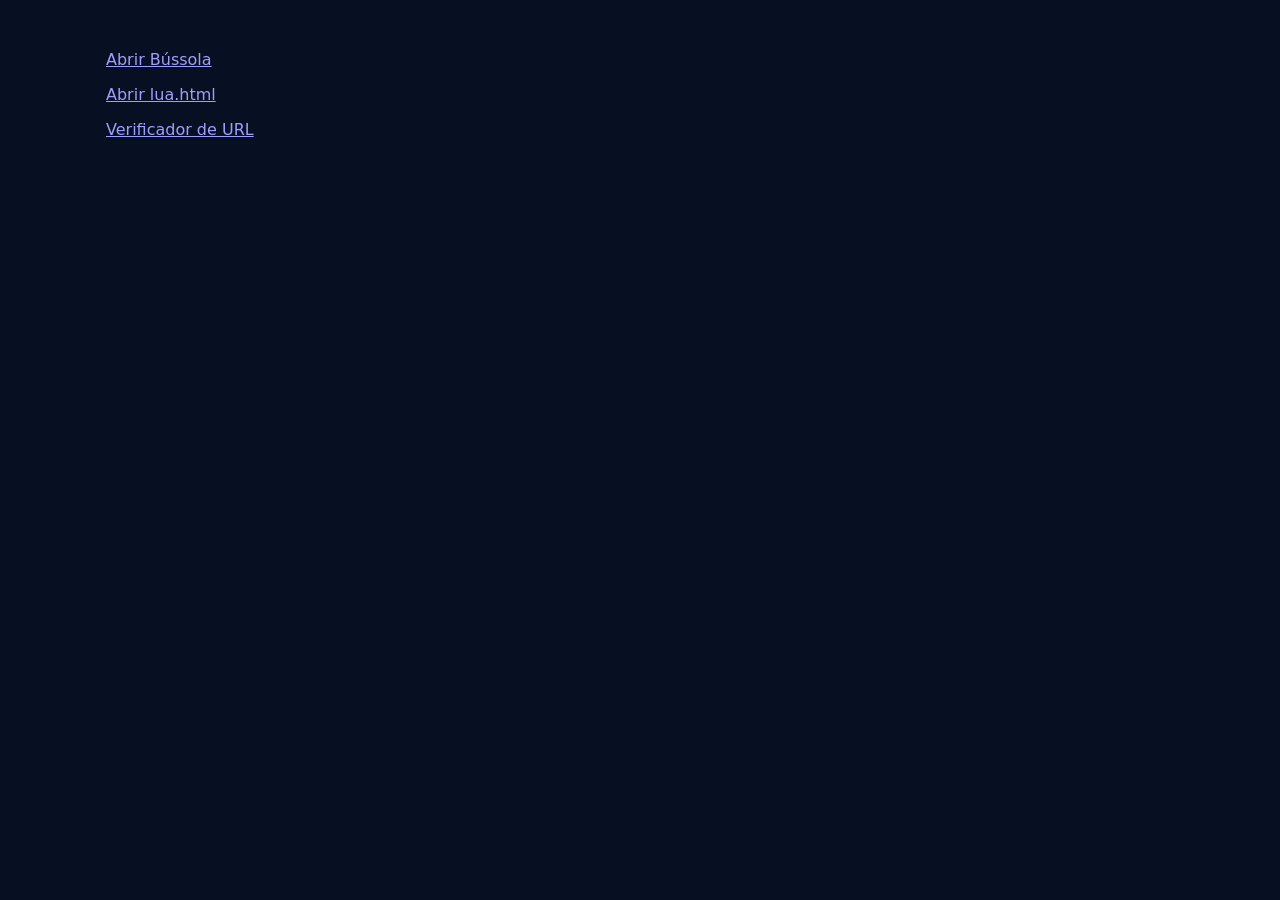
<file: index.html>
<!doctype html>
<html lang="pt-BR">
<head>
  <meta charset="utf-8" />
  <meta name="viewport" content="width=device-width, initial-scale=1" />
  <title>Sinal</title>
  <link rel="stylesheet" href="styles.css" />
</head>
<body>
  <header class="site-header">
  <div class="container">
    <p>
      <a href="bussola.html"> Abrir Bússola </a> </p>
    <p>
      <a href="lua.html"> Abrir lua.html </a> </p>
      <p>
      <a href="app.py"> Verificador de URL </a> </p>
    </div>
  </header>
</body>
</html>
</file>
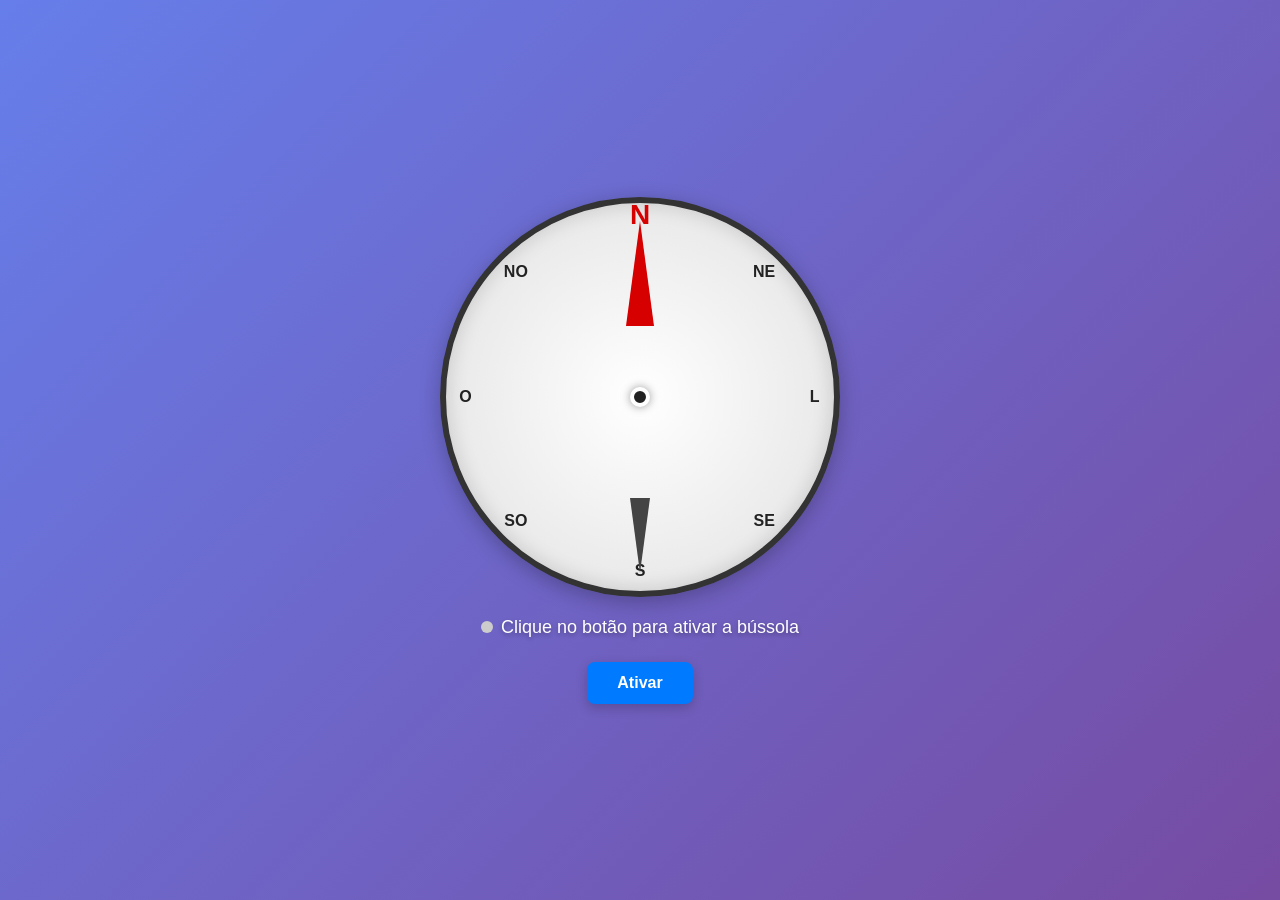
<file: bussola.html>
<!DOCTYPE html>
<html lang="pt-BR">
<head>
  <meta charset="UTF-8">
  <meta name="viewport" content="width=device-width, initial-scale=1.0, viewport-fit=cover">
  <title>Bússola no Navegador</title>
  <style>
    * {
      margin: 0;
      padding: 0;
      box-sizing: border-box;
    }

    html, body {
      width: 100%;
      height: 100%;
      overflow: hidden;
    }

    body {
      display: flex;
      flex-direction: column;
      align-items: center;
      justify-content: center;
      font-family: Arial, sans-serif;
      background: linear-gradient(135deg, #667eea 0%, #764ba2 100%);
      gap: 20px;
      padding: 20px;
    }

    #compass-container {
      display: flex;
      align-items: center;
      justify-content: center;
      flex: 1;
      width: min(90vw, 90vh);
      height: min(90vw, 90vh);
      max-width: 400px;
      max-height: 400px;
    }

#compass {
  width: 100%;
  height: 100%;
  border: 6px solid #333;
  border-radius: 50%;
  position: relative;
  background: radial-gradient(circle, #ffffff 0%, #e0e0e0 100%);
  box-shadow:
    inset 0 0 20px rgba(0,0,0,0.15),
    0 5px 20px rgba(0,0,0,0.25);
  display: flex;
  align-items: center;
  justify-content: center;
}

.rose {
  position: absolute;
  width: 100%;
  height: 100%;
  transition: transform 0.1s ease-out;
}

.dir {
  position: absolute;
  font-weight: bold;
  color: #222;
  transform: translate(-50%, -50%);
}

.north {
  top: 12px;
  left: 50%;
  color: #d60000;
  font-size: 28px;
}

.ne {
  top: 18%;
  left: 82%;
}

.east {
  top: 50%;
  left: 95%;
}

.se {
  top: 82%;
  left: 82%;
}

.south {
  top: 95%;
  left: 50%;
}

.sw {
  top: 82%;
  left: 18%;
}

.west {
  top: 50%;
  left: 5%;
}

.nw {
  top: 18%;
  left: 18%;
}

/* Grupo do ponteiro */
#needle {
  position: absolute;
  width: 100%;
  height: 100%;
}

/* Triângulo vermelho apontando para o norte */
.needle-north {
  position: absolute;
  left: 50%;
  top: 18px;
  transform: translateX(-50%);
  width: 0;
  height: 0;
  border-left: 14px solid transparent;
  border-right: 14px solid transparent;
  border-bottom: 105px solid #d60000;
}

/* Triângulo traseiro */
.needle-south {
  position: absolute;
  left: 50%;
  bottom: 18px;
  transform: translateX(-50%);
  width: 0;
  height: 0;
  border-left: 10px solid transparent;
  border-right: 10px solid transparent;
  border-top: 75px solid #444;
}

/* Centro */
.center-dot {
  position: absolute;
  width: 20px;
  height: 20px;
  background: #222;
  border: 4px solid white;
  border-radius: 50%;
  top: 50%;
  left: 50%;
  transform: translate(-50%, -50%);
  box-shadow: 0 0 10px rgba(0,0,0,0.4);
}

    #controls {
      display: flex;
      flex-direction: column;
      align-items: center;
      gap: 15px;
      flex-shrink: 0;
    }

    #info {
      font-size: 18px;
      color: white;
      min-height: 30px;
      text-align: center;
      text-shadow: 0 2px 4px rgba(0,0,0,0.3);
    }

    button {
      padding: 12px 30px;
      font-size: 16px;
      cursor: pointer;
      border: none;
      background-color: #007bff;
      color: white;
      border-radius: 8px;
      transition: background-color 0.3s, transform 0.1s;
      font-weight: bold;
      box-shadow: 0 4px 12px rgba(0,0,0,0.2);
    }

    button:hover {
      background-color: #0056b3;
      transform: translateY(-2px);
    }

    button:active {
      transform: translateY(0);
    }

    button:disabled {
      background-color: #cccccc;
      cursor: not-allowed;
      transform: none;
    }

    button.active {
      background-color: #d60000;
    }

    button.active:hover {
      background-color: #a00000;
    }

    .status-indicator {
      display: inline-block;
      width: 12px;
      height: 12px;
      border-radius: 50%;
      margin-right: 8px;
      background-color: #ccc;
    }

    .status-indicator.active {
      background-color: #28a745;
      animation: pulse 1.5s infinite;
    }

    @keyframes pulse {
      0%, 100% {
        box-shadow: 0 0 0 0 rgba(40, 167, 69, 0.7);
      }
      50% {
        box-shadow: 0 0 0 8px rgba(40, 167, 69, 0);
      }
    }

    /* Responsividade */
    @media (max-height: 600px) {
      body {
        gap: 10px;
        padding: 10px;
      }

      #compass-container {
        max-width: 300px;
        max-height: 300px;
      }

      button {
        padding: 10px 20px;
        font-size: 14px;
      }

      #info {
        font-size: 14px;
      }
    }
  </style>
</head>
<body>

  <div id="compass-container">
    <div id="compass">
      <div class="rose">
        <span class="dir north">N</span>
        <span class="dir ne">NE</span>
        <span class="dir east">L</span>
        <span class="dir se">SE</span>
        <span class="dir south">S</span>
        <span class="dir sw">SO</span>
        <span class="dir west">O</span>
        <span class="dir nw">NO</span>
      </div>

      <div id="needle">
        <div class="needle-north"></div>
        <div class="needle-south"></div>
        <div class="center-dot"></div>
      </div>
    </div>
  </div>

  <div id="controls">
    <p id="info"><span class="status-indicator"></span>Clique no botão para ativar a bússola</p>
    <button id="enable">Ativar</button>
  </div>

  <script>
    const rose = document.querySelector('.rose');
    const info = document.getElementById('info');
    const statusIndicator = document.querySelector('.status-indicator');
    const enableBtn = document.getElementById('enable');
    let currentHeading = 0;
    let isActive = false;
    let compassListener = null;
    
    // Variáveis para suavização
    const headingBuffer = [];
    const BUFFER_SIZE = 5; // Quantidade de valores para média móvel
    const JUMP_THRESHOLD = 45; // Limiar para detectar saltos (em graus)

    enableBtn.addEventListener('click', () => {
      if (isActive) {
        stopCompass();
      } else {
        // Verifica suporte a DeviceOrientation
        if (typeof DeviceOrientationEvent !== 'undefined' && typeof DeviceOrientationEvent.requestPermission === 'function') {
          DeviceOrientationEvent.requestPermission()
            .then(response => {
              if (response === 'granted') {
                startCompass();
              } else {
                info.innerHTML = '<span class="status-indicator"></span>Permissão negada.';
              }
            }).catch(error => {
              console.error('Erro ao solicitar permissão:', error);
              info.innerHTML = '<span class="status-indicator"></span>Erro ao solicitar permissão.';
            });
        } else if (typeof DeviceOrientationEvent !== 'undefined') {
          // Fallback para dispositivos que não requerem permissão
          startCompass();
        } else {
          info.innerHTML = '<span class="status-indicator"></span>Sensor de orientação não suportado neste dispositivo.';
          enableBtn.disabled = true;
        }
      }
    });

    /**
     * Normaliza ângulo para 0-360
     */
    function normalizeAngle(angle) {
      return ((angle % 360) + 360) % 360;
    }

    /**
     * Calcula a diferença angular mais curta entre dois ângulos
     * Lida corretamente com o wrap-around em 0/360
     */
    function angleDifference(angle1, angle2) {
      let diff = angle2 - angle1;
      
      if (diff > 180) {
        diff -= 360;
      } else if (diff < -180) {
        diff += 360;
      }
      
      return diff;
    }

    /**
     * Suaviza o valor do heading usando média móvel com detecção de saltos
     */
    function smoothHeading(newHeading) {
      // Se o buffer está vazio, inicializa com o novo valor
      if (headingBuffer.length === 0) {
        headingBuffer.push(newHeading);
        return newHeading;
      }

      const lastHeading = headingBuffer[headingBuffer.length - 1];
      const diff = angleDifference(lastHeading, newHeading);

      // Se o salto é muito grande, pode ser um wrap-around ou interferência
      // Neste caso, ajusta o novo valor para evitar saltos abruptos
      let adjustedHeading = newHeading;
      
      if (Math.abs(diff) > JUMP_THRESHOLD) {
        // Se é um salto suspeito, tenta corrigir usando wrap-around
        if (diff > 180) {
          adjustedHeading = lastHeading + diff - 360;
        } else if (diff < -180) {
          adjustedHeading = lastHeading + diff + 360;
        } else {
          // Salto muito grande que não é wrap-around, ignora este valor
          console.warn(`Salto detectado: ${lastHeading}° → ${newHeading}° (diferença: ${diff}°)`);
          return lastHeading;
        }
      }

      // Adiciona ao buffer
      headingBuffer.push(adjustedHeading);
      
      // Mantém o buffer no tamanho máximo
      if (headingBuffer.length > BUFFER_SIZE) {
        headingBuffer.shift();
      }

      // Calcula a média
      const average = headingBuffer.reduce((sum, val) => sum + val, 0) / headingBuffer.length;
      
      return normalizeAngle(average);
    }

    function startCompass() {
      isActive = true;
      headingBuffer.length = 0; // Limpa o buffer
      enableBtn.textContent = 'Desativar';
      enableBtn.classList.add('active');
      statusIndicator.classList.add('active');
      info.innerHTML = '<span class="status-indicator active"></span>Bússola ativa - Direção: 0°';
      
      // Define a função de listener para poder remover depois
      compassListener = (e) => {
        let alpha = e.alpha; // Rotação em torno do eixo Z (0-360°)
        
        if (alpha !== null && alpha !== undefined) {
          // Suaviza o heading para evitar saltos abruptos
          const smoothedHeading = smoothHeading(alpha);
          currentHeading = smoothedHeading;
          
          // O ponteiro fica fixo apontando para o norte
          // A rosa dos ventos rotaciona para que o "N" sempre aponte para o norte geográfico
          rose.style.transform = `rotate(${-smoothedHeading}deg)`;
          info.innerHTML = `<span class="status-indicator active"></span>Bússola ativa - Direção: ${Math.round(smoothedHeading)}°`;
        } else {
          info.innerHTML = '<span class="status-indicator"></span>Sensor indisponível neste aparelho.';
        }
      };
      
      window.addEventListener('deviceorientation', compassListener, true);
    }

    function stopCompass() {
      isActive = false;
      headingBuffer.length = 0; // Limpa o buffer
      enableBtn.textContent = 'Ativar';
      enableBtn.classList.remove('active');
      statusIndicator.classList.remove('active');
      
      // Remove o event listener
      if (compassListener) {
        window.removeEventListener('deviceorientation', compassListener, true);
        compassListener = null;
      }
      
      // Reseta a rosa dos ventos
      rose.style.transform = 'rotate(0deg)';
      info.innerHTML = '<span class="status-indicator"></span>Bússola desativada - Clique para ativar';
    }
  </script>
</body>
</html>
</file>
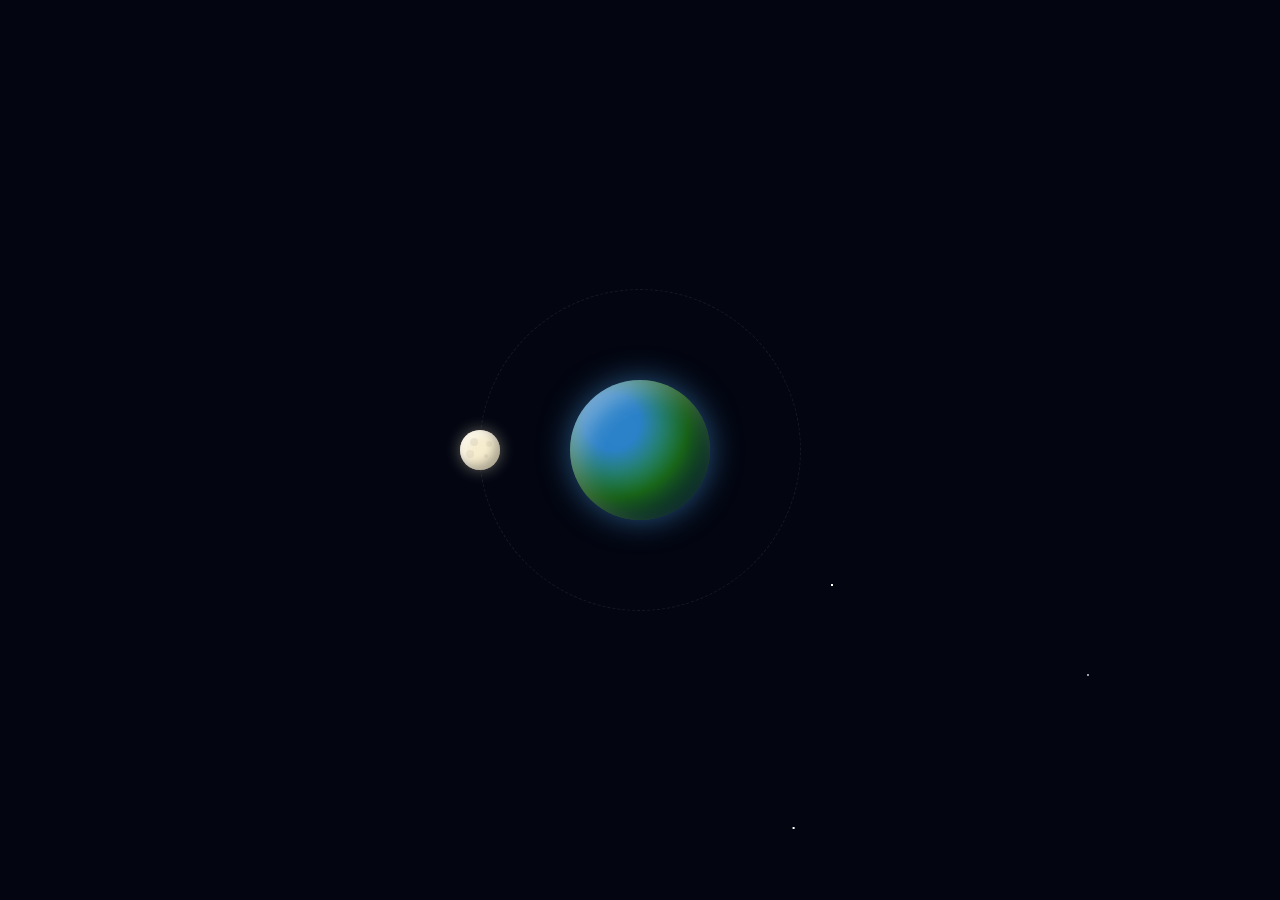
<file: lua.html>
<!DOCTYPE html>
<html lang="pt-BR">
<head>
  <meta charset="UTF-8">
  <meta name="viewport" content="width=device-width, initial-scale=1.0">
  <title>Terra e Lua em Órbita - CSS</title>
  <style>
    /* Cenário espacial */
    body {
      margin: 0;
      padding: 0;
      height: 100vh;
      display: flex;
      justify-content: center;
      align-items: center;
      background-color: #030611;
      overflow: hidden;
    }

    /* Fundo de estrelas */
    body::before {
      content: '';
      position: absolute;
      width: 2px;
      height: 2px;
      background: transparent;
      box-shadow: 
        15vw 15vh #fff, 35vw 25vh rgba(255,255,255,0.6), 85vw 12vh #fff,
        8vw 75vh rgba(255,255,255,0.4), 22vw 88vh #fff, 70vw 82vh rgba(255,255,255,0.7),
        92vw 55vh #fff, 52vw 45vh rgba(255,255,255,0.5), 62vw 22vh #fff,
        12vw 42vh #fff, 42vw 72vh rgba(255,255,255,0.8), 82vw 88vh #fff;
      animation: piscar 1s infinite ease-in-out alternate;
    }

    /* O Planeta Terra */
    .terra {
      width: 140px;
      height: 140px;
      border-radius: 50%;
      position: relative;
      
      /* Gradiente para simular oceanos e continentes simplificados */
      background: radial-gradient(circle at 30% 30%, #2b82c9 20%, #228b22 55%, #1a5380 90%);
      
      /* Sombra interna para atmosfera/3D e brilho azul sutil ao redor */
      box-shadow: 
        inset -20px -20px 40px rgba(0, 0, 0, 0.6),
        inset 10px 10px 25px rgba(255, 255, 255, 0.4),
        0 0 30px rgba(71, 162, 236, 0.5);
    }

    /* Linha e motor da órbita da Lua */
    .orbita-lua {
      position: absolute;
      width: 320px;
      height: 320px;
      border: 1px dashed rgba(255, 255, 255, 0.08); /* Linha sutil da órbita */
      border-radius: 50%;
      top: 50%;
      left: 50%;
      /* Centraliza o anel da órbita exatamente no meio da Terra */
      transform: translate(-50%, -50%); 
      
      /* Controla a rotação da lua */
      animation: rodar 16s infinite linear; 
    }

    /* Elemento da Lua */
    .lua {
      width: 40px;
      height: 40px;
      background-color: #f6ecce;
      border-radius: 50%;
      position: absolute;
      
      /* Posiciona a lua na linha do anel orbital */
      top: 50%;
      left: -20px; 
      transform: translateY(-50%);
      
      /* Sombras e textura 3D da lua */
      box-shadow: 
        inset -5px -5px 10px rgba(0, 0, 0, 0.3), 
        inset 5px 5px 10px rgba(255, 255, 255, 0.6),
        0 0 15px rgba(246, 236, 206, 0.4);
    }

    /* Crateras simplificadas da lua */
    .lua::before {
      content: '';
      position: absolute;
      top: 8px;
      left: 10px;
      width: 8px;
      height: 8px;
      background-color: rgba(0, 0, 0, 0.06);
      border-radius: 50%;
      box-shadow: 
        12px 14px 0 -2px rgba(0, 0, 0, 0.06),
        -4px 12px 0 0px rgba(0, 0, 0, 0.05),
        15px 2px 0 -1px rgba(0, 0, 0, 0.05);
    }

    /* Animação de rotação */
    @keyframes rodar {
      from {
        transform: translate(-50%, -50%) rotate(0deg);
      }
      to {
        transform: translate(-50%, -50%) rotate(360deg);
      }
    }

    /* Animação das estrelas */
    @keyframes piscar {
      0%, 100% { opacity: 0.4; }
      50% { opacity: 1; }
    }
  </style>
</head>
<body>

  <!-- Centro do sistema -->
  <div class="terra">
    <!-- O anel orbital fica dentro/junto para manter o alinhamento centralizado -->
    <div class="orbita-lua">
      <div class="lua"></div>
    </div>
  </div>

</body>
</html>
</file>
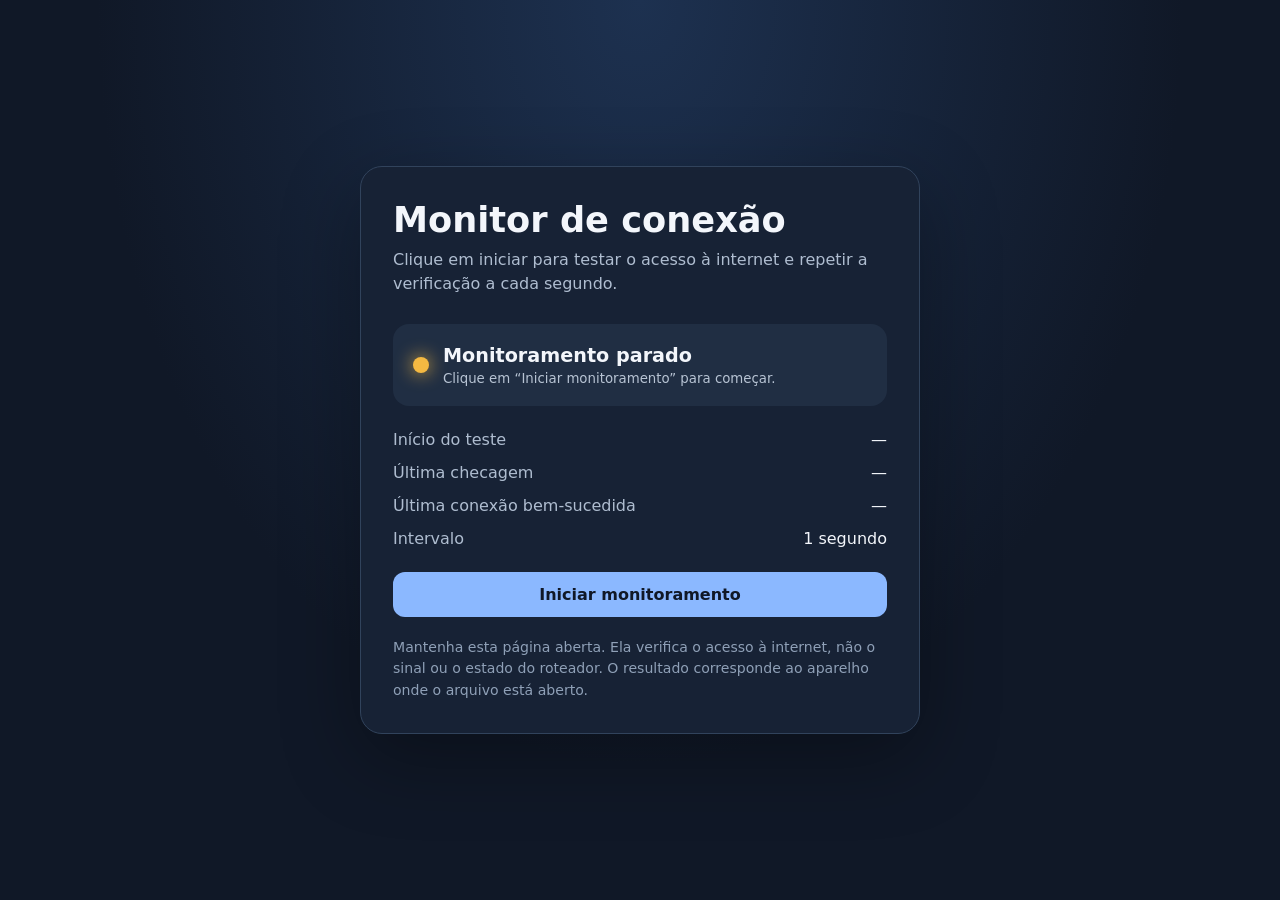
<file: monitor-wifi.html>
<!doctype html>
<html lang="pt-BR">
<head>
  <meta charset="utf-8">
  <meta name="viewport" content="width=device-width, initial-scale=1">
  <meta name="theme-color" content="#101827">
  <title>Monitor de conexão</title>
  <style>
    :root { color-scheme: dark; font-family: system-ui, -apple-system, BlinkMacSystemFont, "Segoe UI", sans-serif; }
    * { box-sizing: border-box; }
    body { margin: 0; min-height: 100vh; display: grid; place-items: center; padding: 24px; background: radial-gradient(ellipse at top, #1d3150, #101827 60%); color: #f3f6fb; }
    main { width: min(100%, 560px); padding: 32px; border: 1px solid #31435c; border-radius: 22px; background: #172235; box-shadow: 0 24px 80px #0005; }
    h1 { margin: 0 0 8px; font-size: clamp(1.6rem, 5vw, 2.2rem); }
    .sub { margin: 0 0 28px; color: #afbdd0; line-height: 1.5; }
    .status { display: flex; align-items: center; gap: 14px; padding: 20px; border-radius: 16px; background: #202e43; }
    .dot { width: 16px; height: 16px; flex: 0 0 auto; border-radius: 50%; background: #f4b942; box-shadow: 0 0 18px currentColor; color: #f4b942; }
    .status strong { display: block; font-size: 1.2rem; }
    .status small { display: block; margin-top: 4px; color: #b7c3d3; }
    .offline { background: #3d2028; }
    .offline .dot { background: #ff5d6c; color: #ff5d6c; }
    .online .dot { background: #44d19a; color: #44d19a; }
    dl { display: grid; grid-template-columns: 1fr auto; gap: 14px; margin: 24px 0; }
    dt { color: #afbdd0; } dd { margin: 0; text-align: right; font-variant-numeric: tabular-nums; }
    button { width: 100%; padding: 13px 16px; border: 0; border-radius: 12px; background: #8bb8ff; color: #101827; font: inherit; font-weight: 700; cursor: pointer; }
    button:hover { background: #a7c9ff; }
    button:focus-visible { outline: 3px solid white; outline-offset: 3px; }
    .note { margin: 20px 0 0; color: #8fa0b7; font-size: .88rem; line-height: 1.5; }
    .alert { display: none; margin-top: 14px; padding: 12px 14px; border: 1px solid #91404b; border-radius: 12px; background: #3d2028; color: #ffd9dd; }
    .offline .alert { display: block; }
  </style>
</head>
<body>
  <main>
    <h1>Monitor de conexão</h1>
    <p class="sub">Clique em iniciar para testar o acesso à internet e repetir a verificação a cada segundo.</p>
    <section id="status" class="status" role="status" aria-live="polite">
      <span class="dot" aria-hidden="true"></span>
      <div><strong id="headline">Monitoramento parado</strong><small id="detail">Clique em “Iniciar monitoramento” para começar.</small></div>
    </section>
    <div class="alert" role="alert">A conexão parece estar fora do ar. A página tentará novamente em até um segundo.</div>
    <dl>
      <dt>Início do teste</dt><dd id="test-start">—</dd>
      <dt>Última checagem</dt><dd id="last-check">—</dd>
      <dt>Última conexão bem-sucedida</dt><dd id="last-success">—</dd>
      <dt>Intervalo</dt><dd>1 segundo</dd>
    </dl>
    <button id="check-now" type="button">Iniciar monitoramento</button>
    <p class="note">Mantenha esta página aberta. Ela verifica o acesso à internet, não o sinal ou o estado do roteador. O resultado corresponde ao aparelho onde o arquivo está aberto.</p>
  </main>
  <script>
    (() => {
      const status = document.querySelector('#status');
      const headline = document.querySelector('#headline');
      const detail = document.querySelector('#detail');
      const testStart = document.querySelector('#test-start');
      const lastCheck = document.querySelector('#last-check');
      const lastSuccess = document.querySelector('#last-success');
      const button = document.querySelector('#check-now');
      const intervalMs = 1_000;
      let timer;
      let running = false;
      let monitoring = false;
      let requestController = null;
      const time = date => date.toLocaleTimeString('pt-BR', { hour: '2-digit', minute: '2-digit', second: '2-digit' });
      const savedStart = localStorage.getItem('wifi-monitor-test-start');
      if (savedStart) {
        const savedDate = new Date(savedStart);
        if (!Number.isNaN(savedDate.getTime())) testStart.textContent = time(savedDate);
      }
      const savedSuccess = localStorage.getItem('wifi-monitor-last-success');
      if (savedSuccess) {
        const savedDate = new Date(savedSuccess);
        if (!Number.isNaN(savedDate.getTime())) lastSuccess.textContent = time(savedDate);
      }

      async function check() {
        if (running) return;
        running = true;
        headline.textContent = 'Verificando…';
        detail.textContent = 'Testando o acesso à internet';
        let connected = navigator.onLine;
        if (connected) {
          const controller = new AbortController();
          requestController = controller;
          const timeout = setTimeout(() => controller.abort(), 8000);
          try {
            // no-cors permite usar a resposta apenas como sinal de alcance; nenhum dado pessoal é enviado.
            await fetch('https://www.gstatic.com/generate_204?check=' + Date.now(), {
              method: 'GET', mode: 'no-cors', cache: 'no-store', signal: controller.signal
            });
          } catch (_) {
            connected = false;
          } finally {
            clearTimeout(timeout);
            if (requestController === controller) requestController = null;
          }
        }
        running = false;
        if (!monitoring) return;
        const now = new Date();
        status.classList.toggle('online', connected);
        status.classList.toggle('offline', !connected);
        headline.textContent = connected ? 'Conexão disponível' : 'Sem acesso à internet';
        detail.textContent = connected ? 'O teste de alcance foi concluído com sucesso.' : 'O dispositivo está offline ou o teste de alcance falhou.';
        lastCheck.textContent = time(now);
        if (connected) {
          lastSuccess.textContent = time(now);
          localStorage.setItem('wifi-monitor-last-success', now.toISOString());
        }
        clearTimeout(timer);
        if (monitoring) timer = setTimeout(check, intervalMs);
      }

      button.addEventListener('click', () => {
        if (monitoring) {
          monitoring = false;
          clearTimeout(timer);
          if (requestController) requestController.abort();
          button.textContent = 'Iniciar monitoramento';
          headline.textContent = 'Monitoramento parado';
          detail.textContent = 'Clique em “Iniciar monitoramento” para começar.';
          return;
        }
        if (!monitoring) {
          monitoring = true;
          const startedAt = new Date();
          testStart.textContent = time(startedAt);
          localStorage.setItem('wifi-monitor-test-start', startedAt.toISOString());
          button.textContent = 'Parar monitoramento';
        }
        clearTimeout(timer);
        check();
      });
      window.addEventListener('offline', () => {
        if (!monitoring) return;
        status.classList.remove('online');
        status.classList.add('offline');
        headline.textContent = 'Sem conexão de rede';
        detail.textContent = 'O navegador informou que o dispositivo está offline.';
      });
    })();
  </script>
</body>
</html>
</file>
<file: styles.css>
:root{
  --bg:#071023;
  --card:#0f1724;
  --muted:rgba(255,255,255,0.65);
  --accent:#2dd4bf;
  --accent-2:#60a5fa;
  --surface: linear-gradient(180deg, rgba(255,255,255,0.02), rgba(255,255,255,0.01));
  --radius:10px;
  color-scheme: dark;
}

*{box-sizing:border-box}
html,body{height:100%; margin:0; font-family:Inter, system-ui, -apple-system, "Segoe UI", Roboto, "Helvetica Neue", Arial; background:var(--bg); color:#e6eef8}
.container{max-width:1100px; margin:0 auto; padding:16px}

.site-header{padding:18px 0}
.site-header h1{margin:0; font-size:1.4rem}
.lead{margin:6px 0 0; color:var(--muted); font-size:0.95rem}

/* layout */
.layout{display:grid; gap:16px; grid-template-columns: 1fr; align-items:start}
@media(min-width:880px){
  .layout{grid-template-columns: 360px 1fr}
}

/* panels */
.panel{background:var(--card); border-radius:var(--radius); padding:14px; box-shadow: 0 6px 20px rgba(2,6,23,0.6)}
.controls-panel{display:flex; flex-direction:column; gap:10px}
.canvas-panel{display:flex; flex-direction:column; gap:12px; align-items:stretch}

.canvas-wrap{background:linear-gradient(180deg,#071428 0%, rgba(4,12,27,0.6) 100%); border-radius:8px; padding:12px; display:flex; justify-content:center; align-items:center}
.canvas-wrap canvas{width:100%; height:auto; max-width:680px; aspect-ratio:1 / 1; display:block; border-radius:6px; background:transparent}

/* inputs */
input[type="text"], input[type="url"], textarea{
  width:100%; padding:8px 10px; border-radius:8px; border:1px solid rgba(255,255,255,0.06); background:rgba(255,255,255,0.02); color:inherit; font-size:0.95rem;
}
label{display:block; font-weight:600; margin-bottom:6px; color:#d8e7ff; font-size:0.9rem}

.row{display:flex; flex-wrap:wrap}
.row.gap{gap:8px; margin-top:8px}
.btn{
  padding:8px 12px; border-radius:8px; border:1px solid rgba(255,255,255,0.06);
  background:transparent; color:inherit; cursor:pointer; font-weight:600; font-size:0.95rem;
  transition:transform .08s ease, box-shadow .12s ease;
}
.btn:active{transform:translateY(1px)}
.btn.primary{background:linear-gradient(90deg,var(--accent),var(--accent-2)); color:#062021; border:none}
.btn[disabled]{opacity:.45; cursor:not-allowed}

/* status */
.status{margin-top:10px; padding:8px 10px; background:rgba(0,0,0,0.15); border-radius:8px; font-size:0.95rem}
.hint{font-size:0.85rem; color:var(--muted)}

/* summary */
.summary-wrap{background:transparent; padding:0}
.summary{overflow:auto; max-height:320px; padding:8px; border-radius:8px; background:rgba(0,0,0,0.12)}

/* footer */
.site-footer{padding:18px 0; color:var(--muted); font-size:0.85rem}

/* small screens tweaks */
@media(max-width:420px){
  .container{padding:12px}
  .btn{font-size:0.9rem; padding:8px}
  input, textarea{font-size:0.9rem}
}
</file>
